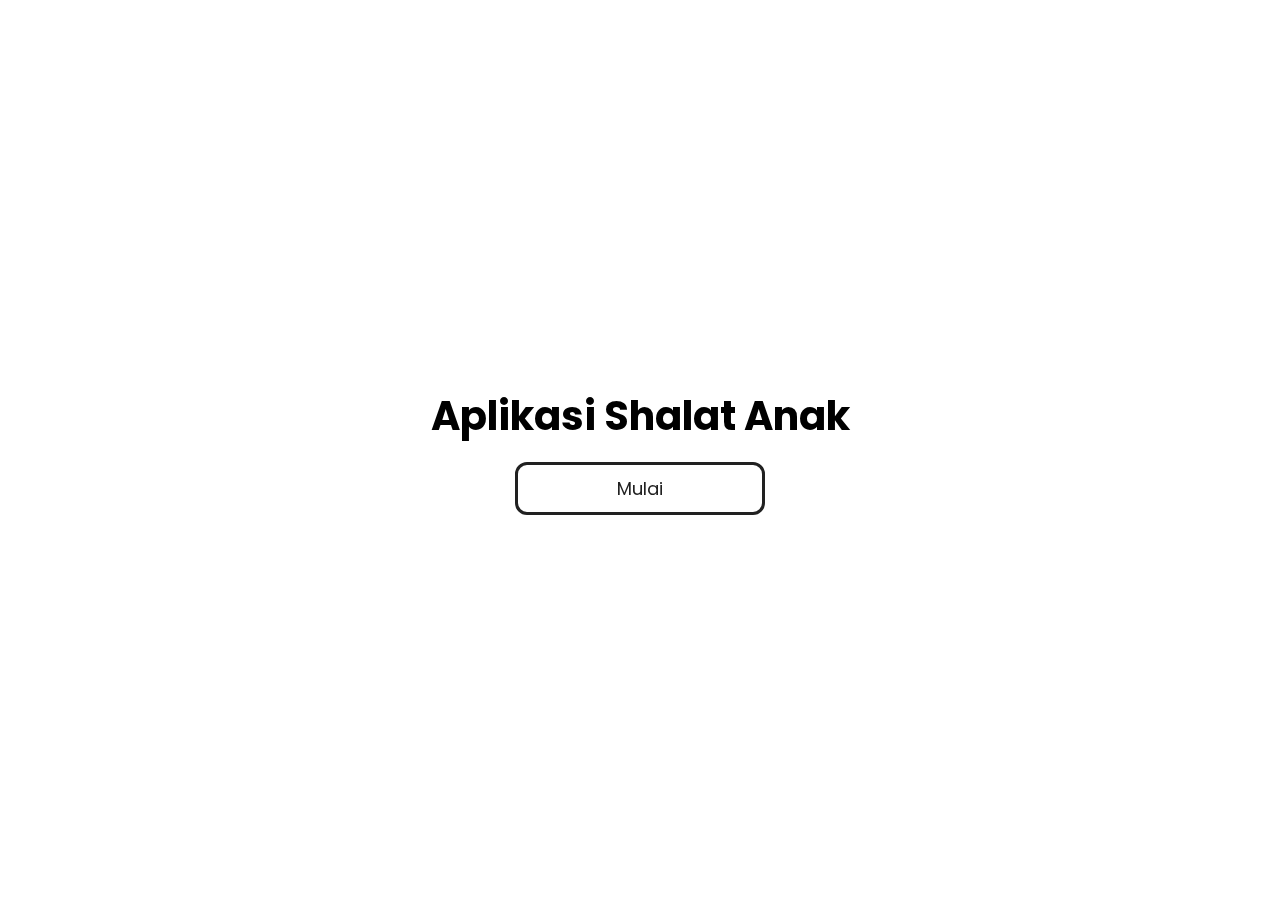
<file: index.html>
<!DOCTYPE html>
<html lang="en">
<head>
    <meta charset="UTF-8">
    <meta name="viewport" content="width=device-width, initial-scale=1.0">
    <title>Noth1ng | App</title>
    <link rel="stylesheet" href="aos/aos.css">
    <link rel="stylesheet" href="style.css">
</head>
<body>
    <section class="main-menu">
        <h1 data-aos="fade-down" data-aos-duration="1000" data-aos-delay="0"><Table>Aplikasi Shalat Anak</Table></h1>
        <a href="menu.html" data-aos="zoom-in" data-aos-duration="1000" data-aos-delay="150">Mulai</a>
    </section>

    <!---- JavaScript for Animation on scroll (AOS) ---->
    <script src="aos/aos.js"></script>
        <script>
        AOS.init ({
            once: false //true/false
        })
    </script>
</body>
</html>
</file>
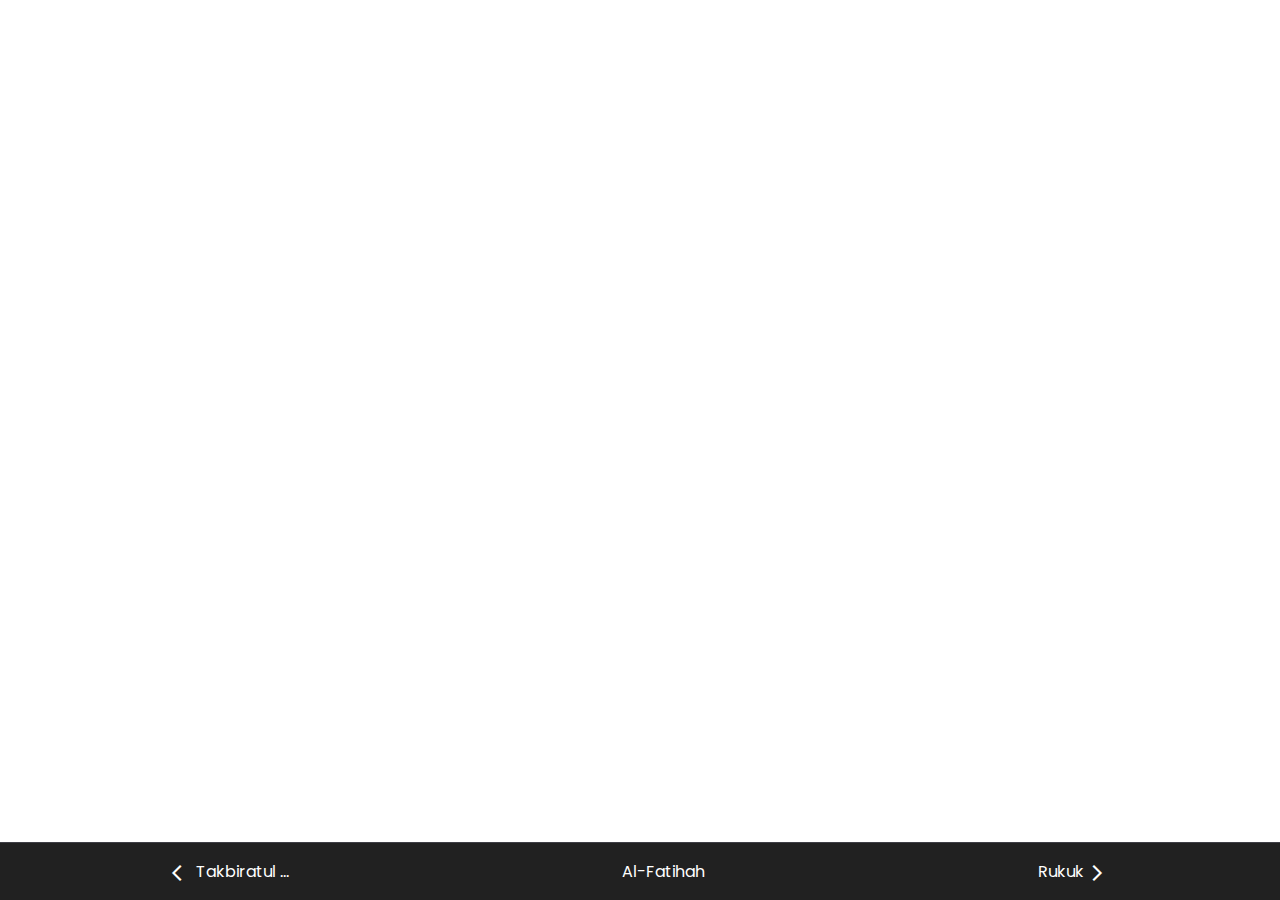
<file: alfatihah.html>
<!DOCTYPE html>
<html lang="en">
<head>
    <meta charset="UTF-8">
    <meta name="viewport" content="width=device-width, initial-scale=1.0">
    <title>Takbiratul Ihram</title>
    <link rel="stylesheet" href="https://fonts.googleapis.com/css2?family=Material+Symbols+Outlined" />
    <link rel="stylesheet" href="style.css">
</head>
<body>
    
    <!-- Nav-menu -->
    <nav class="bottom-nav">
        <div class="col desc">
            <a href="takbir.html" class="nav-btn reverse">
                <span class="material-symbols-outlined">arrow_back_ios</span>
                <span class="desk">Takbiratul ...</span>
            </a>
        </div>

        <div class="col center">
            <span class="chapter-title">Al-Fatihah</span>
        </div>

        <div class="col desc">
            <a href="rukuk.html" class="nav-btn">
            <span class="desk">Rukuk</span>
            <span class="material-symbols-outlined">arrow_forward_ios</span>
            </a>
        </div>
    </nav>
</body>
</html>
</file>
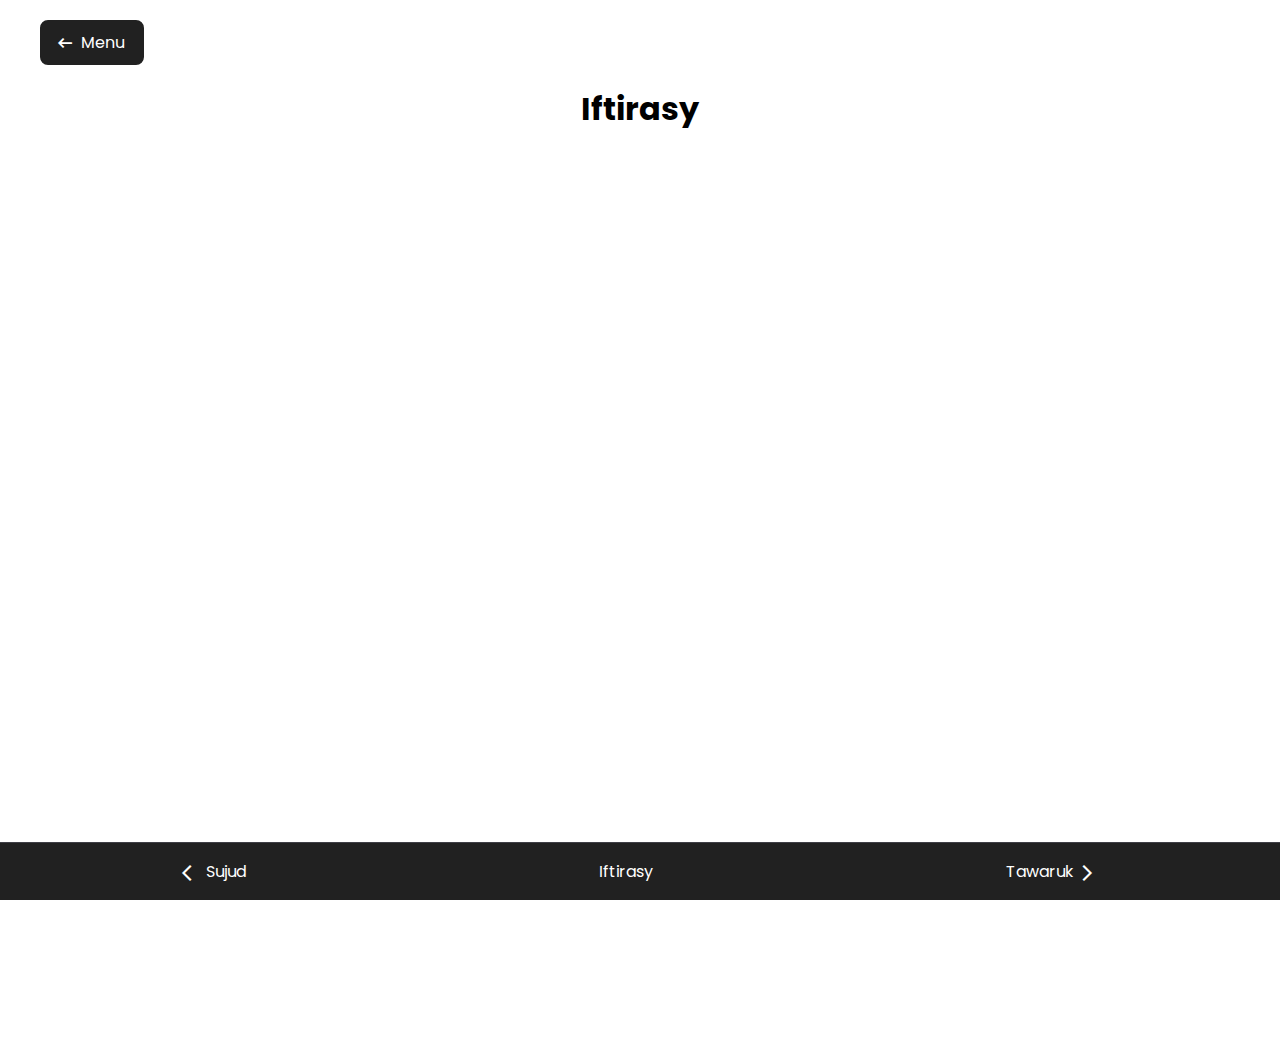
<file: iftirasy.html>
<!DOCTYPE html>
<html lang="en">
<head>
    <meta charset="UTF-8">
    <meta name="viewport" content="width=device-width, initial-scale=1.0">
    <title>Niat shalat</title>
    <link rel="stylesheet" href="https://fonts.googleapis.com/css2?family=Material+Symbols+Outlined" />
    <link rel="stylesheet" href="style.css">
</head>
<body>
    <!-- nav-up -->
    <div class="nav-up">
            <a href="menu.html">
            <span class="material-symbols-outlined">arrow_left_alt</span>
            <p>Menu</p>
            </a>
    </div>

    
    <!-- main-content -->
    <section class="container niat">
        <h1>Iftirasy</h1>
        <div class="content">

        </div>
    </section>


    <!-- nav-down -->
    <nav class="bottom-nav">
        <div class="col desc">
            <a href="sujud.html" class="nav-btn reverse">
                <span class="material-symbols-outlined">arrow_back_ios</span>
                <span class="desk">Sujud</span>
            </a>
        </div>

        <div class="col center">
            <span class="chapter-title">Iftirasy</span>
        </div>

        <div class="col desc">
            <a href="tawaruk.html" class="nav-btn">
            <span class="desk">Tawaruk</span>
            <span class="material-symbols-outlined">arrow_forward_ios</span>
            </a>
        </div>
    </nav>
</body>
</html>
</file>
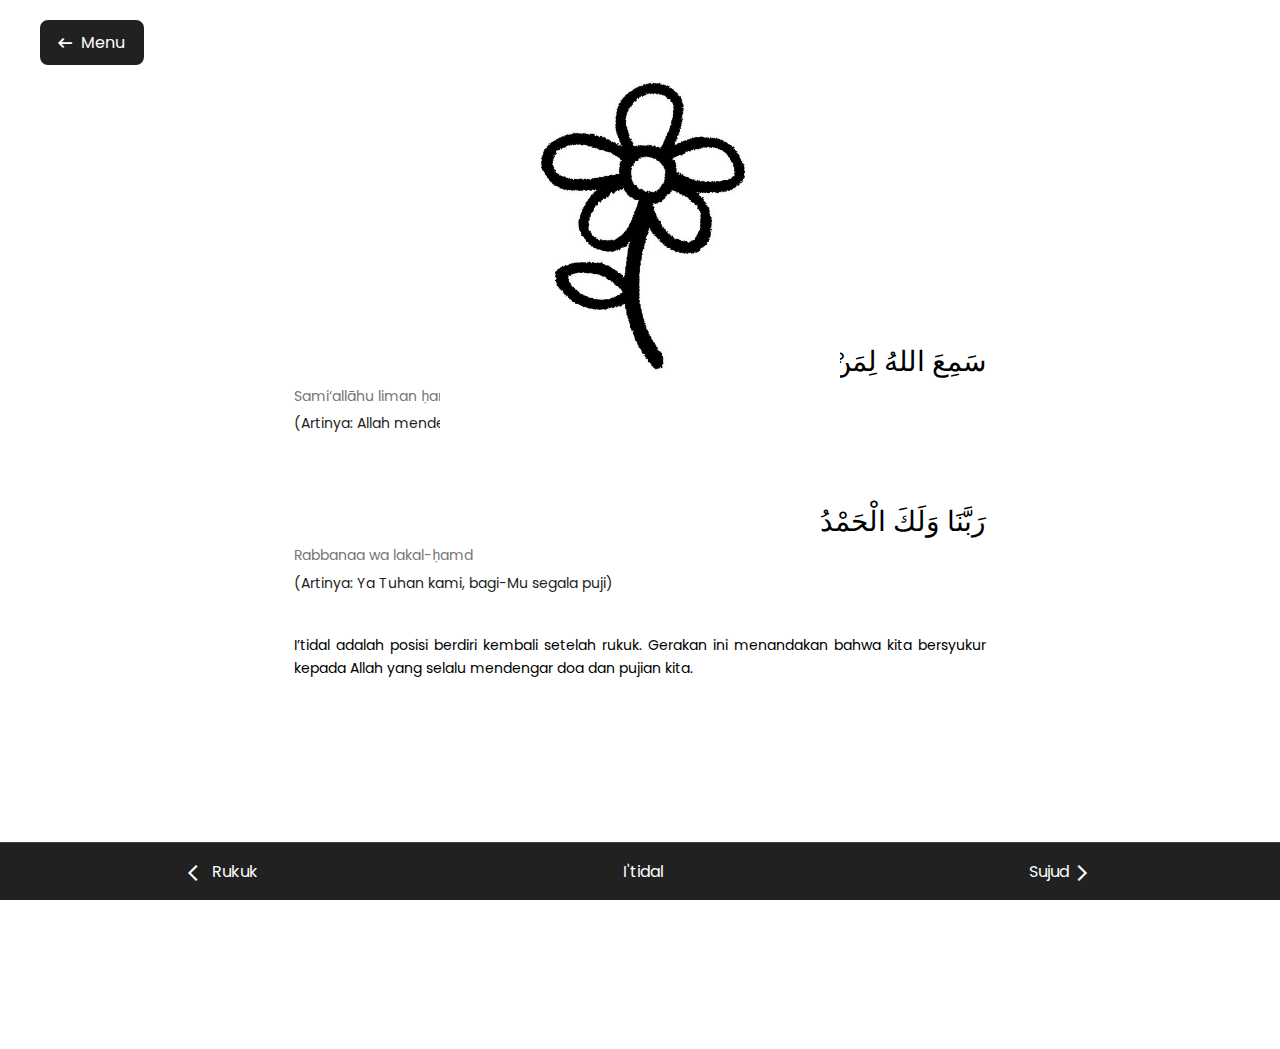
<file: itidal.html>
<!DOCTYPE html>
<html lang="en">
<head>
    <meta charset="UTF-8">
    <meta name="viewport" content="width=device-width, initial-scale=1.0">
    <title>Niat shalat</title>
    <link rel="stylesheet" href="https://fonts.googleapis.com/css2?family=Material+Symbols+Outlined" />
    <link rel="stylesheet" href="style.css">
</head>
<body>
    <!-- nav-up -->
    <div class="nav-up">
            <a href="menu.html">
            <span class="material-symbols-outlined">arrow_left_alt</span>
            <p>Menu</p>
            </a>
    </div>

    
    <!-- main-content -->
    <section class="container itidal">
        <h1>I'tidal</h1>
        <div class="content">
            <img src="images/A Flower.jpg" alt="Anak sedang i'tidal">
            <div class="bacaan">
                <p class="arab">سَمِعَ اللهُ لِمَنْ حَمِدَهُ</p>
                <p class="latin">Sami‘allāhu liman ḥamidah</p>
                <p class="arti">(Artinya: Allah mendengar orang yang memuji-Nya)</p>

                <br>

                <p class="arab">رَبَّنَا وَلَكَ الْحَمْدُ</p>
                <p class="latin">Rabbanaa wa lakal-ḥamd</p>
                <p class="arti">(Artinya: Ya Tuhan kami, bagi-Mu segala puji)</p>
            </div>
            <p>I’tidal adalah posisi berdiri kembali setelah rukuk. Gerakan ini menandakan bahwa kita bersyukur kepada Allah yang selalu mendengar doa dan pujian kita.</p>
        </div>
    </section>

    <!-- nav-down -->
    <nav class="bottom-nav">
        <div class="col desc">
            <a href="rukuk.html" class="nav-btn reverse">
                <span class="material-symbols-outlined">arrow_back_ios</span>
                <span class="desk">Rukuk</span>
            </a>
        </div>

        <div class="col center">
            <span class="chapter-title">I'tidal</span>
        </div>

        <div class="col desc">
            <a href="sujud.html" class="nav-btn">
            <span class="desk">Sujud</span>
            <span class="material-symbols-outlined">arrow_forward_ios</span>
            </a>
        </div>
    </nav>
</body>
</html>
</file>
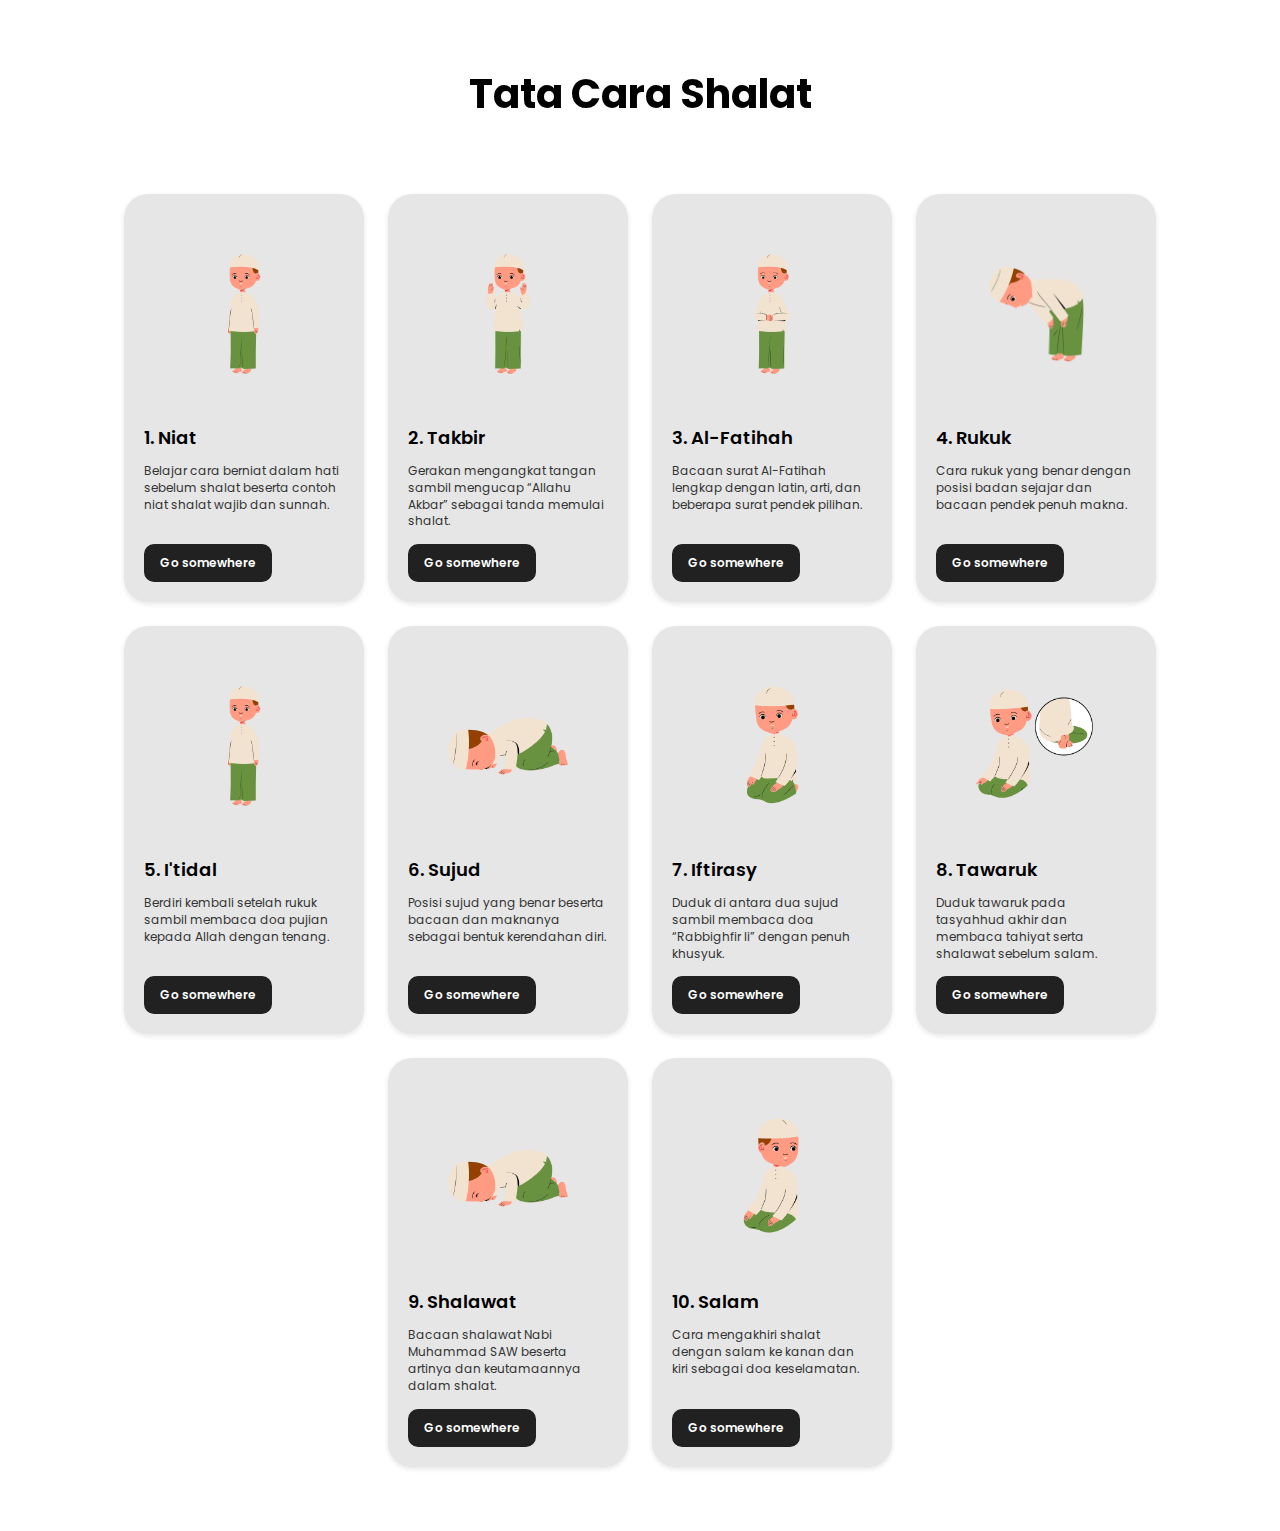
<file: menu.html>
<!DOCTYPE html>
<html lang="en">
<head>
    <meta charset="UTF-8">
    <meta name="viewport" content="width=device-width, initial-scale=1.0">
    <title>Menu</title>
    <link rel="stylesheet" href="aos/aos.css">
    <link rel="stylesheet" href="style.css">
</head>
<body>
    <section class="sub-menu">
        <h1 data-aos="fade-down" data-aos-duration="1000" data-aos-delay="0">Tata Cara Shalat</h1>

        <div class="cards">
            <div class="card">
                <img src="images/niat.png" alt="img">
                <div class="card-body">
                    <h2 class="card-title">1. Niat</h2>
                    <p class="card-text">Belajar cara berniat dalam hati sebelum shalat beserta contoh niat shalat wajib dan sunnah.</p>
                    <a href="niat.html">Go somewhere</a>
                </div>
            </div>
            <div class="card">
                <img src="images/takbir.png" alt="img">
                <div class="card-body">
                    <h2 class="card-title">2. Takbir</h2>
                    <p class="card-text">Gerakan mengangkat tangan sambil mengucap “Allahu Akbar” sebagai tanda memulai shalat.</p>
                    <a href="takbir.html">Go somewhere</a>
                </div>
            </div>
            <div class="card">
                <img src="images/solat.png" alt="img">
                <div class="card-body">
                    <h2 class="card-title">3. Al-Fatihah</h2>
                    <p class="card-text">Bacaan surat Al-Fatihah lengkap dengan latin, arti, dan beberapa surat pendek pilihan.</p>
                    <a href="alfatihah.html">Go somewhere</a>
                </div>
            </div>
            <div class="card">
                <img src="images/rukuk.png" class="rukuk" alt="img">
                <div class="card-body">
                    <h2 class="card-title">4. Rukuk</h2>
                    <p class="card-text">Cara rukuk yang benar dengan posisi badan sejajar dan bacaan pendek penuh makna.</p>
                    <a href="rukuk.html">Go somewhere</a>
                </div>
            </div>
            <div class="card">
                <img src="images/niat.png" alt="img">
                <div class="card-body">
                    <h2 class="card-title">5. I'tidal</h2>
                    <p class="card-text">Berdiri kembali setelah rukuk sambil membaca doa pujian kepada Allah dengan tenang.</p>
                    <a href="itidal.html">Go somewhere</a>
                </div>
            </div>
            <div class="card">
                <img src="images/sujud.png" alt="img">
                <div class="card-body">
                    <h2 class="card-title">6. Sujud</h2>
                    <p class="card-text">Posisi sujud yang benar beserta bacaan dan maknanya sebagai bentuk kerendahan diri.</p>
                    <a href="sujud.html">Go somewhere</a>
                </div>
            </div>
            <div class="card">
                <img src="images/duduk diantara dua sujud.png" alt="img">
                <div class="card-body">
                    <h2 class="card-title">7. Iftirasy</h2>
                    <p class="card-text">Duduk di antara dua sujud sambil membaca doa “Rabbighfir li” dengan penuh khusyuk.</p>
                    <a href="iftirasy.html">Go somewhere</a>
                </div>
            </div>
            <div class="card">
                <img src="images/akhir.png" alt="img">
                <div class="card-body">
                    <h2 class="card-title">8. Tawaruk</h2>
                    <p class="card-text">Duduk tawaruk pada tasyahhud akhir dan membaca tahiyat serta shalawat sebelum salam.</p>
                    <a href="tawaruk.html">Go somewhere</a>
                </div>
            </div>
            <div class="card">
                <img src="images/sujud.png" alt="img">
                <div class="card-body">
                    <h2 class="card-title">9. Shalawat</h2>
                    <p class="card-text">Bacaan shalawat Nabi Muhammad SAW beserta artinya dan keutamaannya dalam shalat.</p>
                    <a href="shalawat.html">Go somewhere</a>
                </div>
            </div>
            <div class="card">
                <img src="images/salam.png" alt="img">
                <div class="card-body">
                    <h2 class="card-title">10. Salam</h2>
                    <p class="card-text">Cara mengakhiri shalat dengan salam ke kanan dan kiri sebagai doa keselamatan.</p>
                    <a href="salam.html">Go somewhere</a>
                </div>
            </div>
        </div>
    </section>

    <!---- JavaScript for Animation on scroll (AOS) ---->
    <script src="aos/aos.js"></script>
        <script>
        AOS.init ({
            once: false //true/false
        })
    </script>
</body>
</html>
</file>
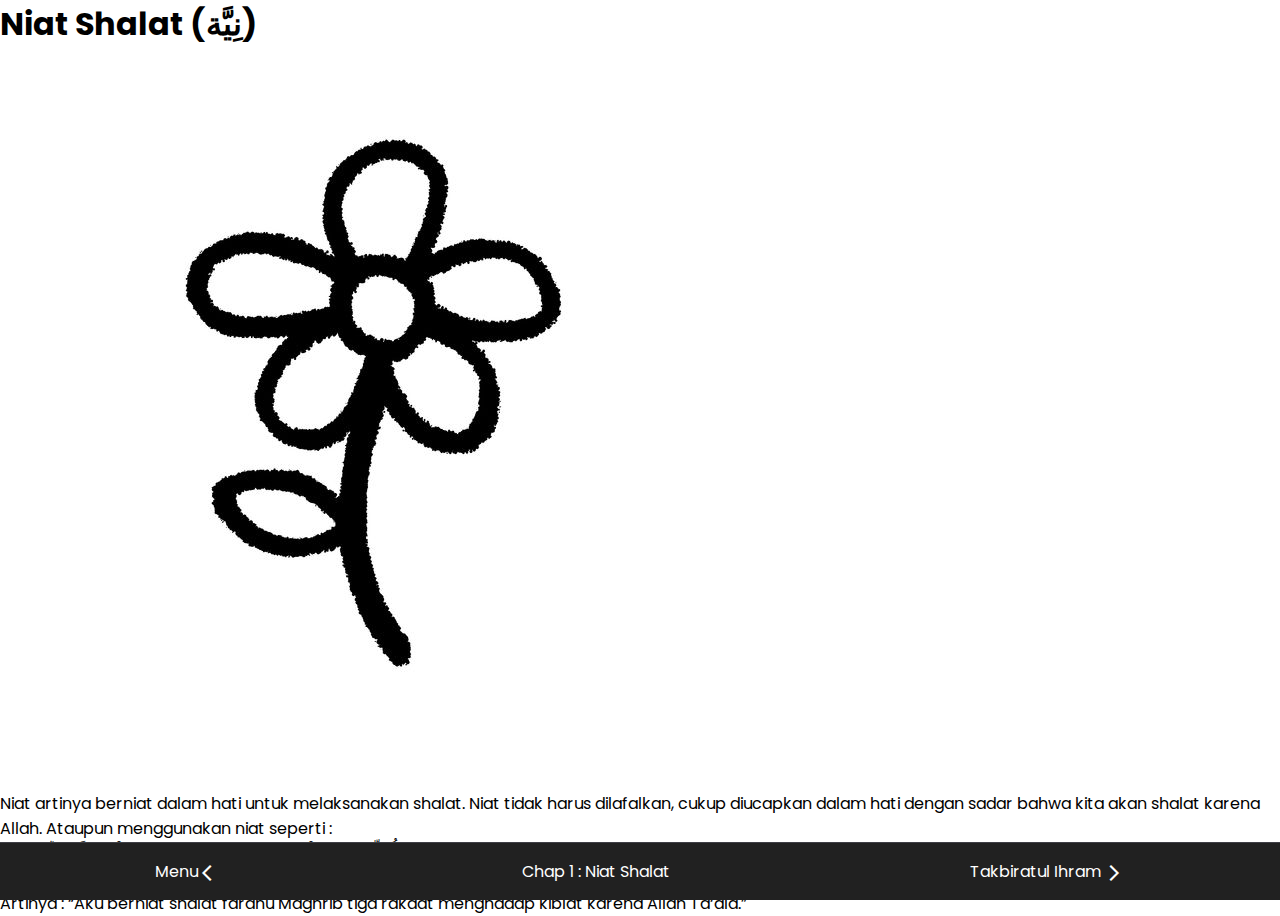
<file: niat.html>
<!DOCTYPE html>
<html lang="en">
<head>
    <meta charset="UTF-8">
    <meta name="viewport" content="width=device-width, initial-scale=1.0">
    <title>Niat shalat</title>
    <link rel="stylesheet" href="https://fonts.googleapis.com/css2?family=Material+Symbols+Outlined" />
    <link rel="stylesheet" href="style.css">
</head>
<body>
    <section class="niat">
        <h1>Niat Shalat (نِيَّة)</h1>
        <div class="content">
            <img src="images/A Flower.jpg" alt="">
            <p>Niat artinya berniat dalam hati untuk melaksanakan shalat. Niat tidak harus dilafalkan, cukup diucapkan dalam hati dengan sadar bahwa kita akan shalat karena Allah. Ataupun menggunakan niat seperti :</p>
            <div class="bacaan">
                <p class="arab">أُصَلِّي فَرْضَ الْمَغْرِبِ ثَلاَثَ رَكَعَاتٍ مُسْتَقْبِلَ الْقِبْلَةِ أَدَاءً لِلّٰهِ تَعَالَى</p>
                <p class="latin">&#40;Ushallī farḍal-maghribi ṡalāṡa raka‘ātin mustaqbilar-qiblati adā’an lillāhi ta‘ālā.&#41;</p>
                <p class="arti">Artinya : “Aku berniat shalat fardhu Maghrib tiga rakaat menghadap kiblat karena Allah Ta‘ala.”</p>
            </div>
        </div>
    </section>

    <nav class="bottom-nav">
        <div class="col desc">
            <a href="#" class="nav-btn reverse">
                <span>Menu</span>
            <span class="material-symbols-outlined">arrow_back_ios</span>
            </a>
        </div>

        <div class="col center">
            <span class="chapter-title">Chap 1 : Niat Shalat</span>
        </div>

        <div class="col desc">
            <a href="#" class="nav-btn">
            <span>Takbiratul Ihram</span>
            <span class="material-symbols-outlined">arrow_forward_ios</span>
            </a>
        </div>
    </nav>

</body>
</html>
</file>
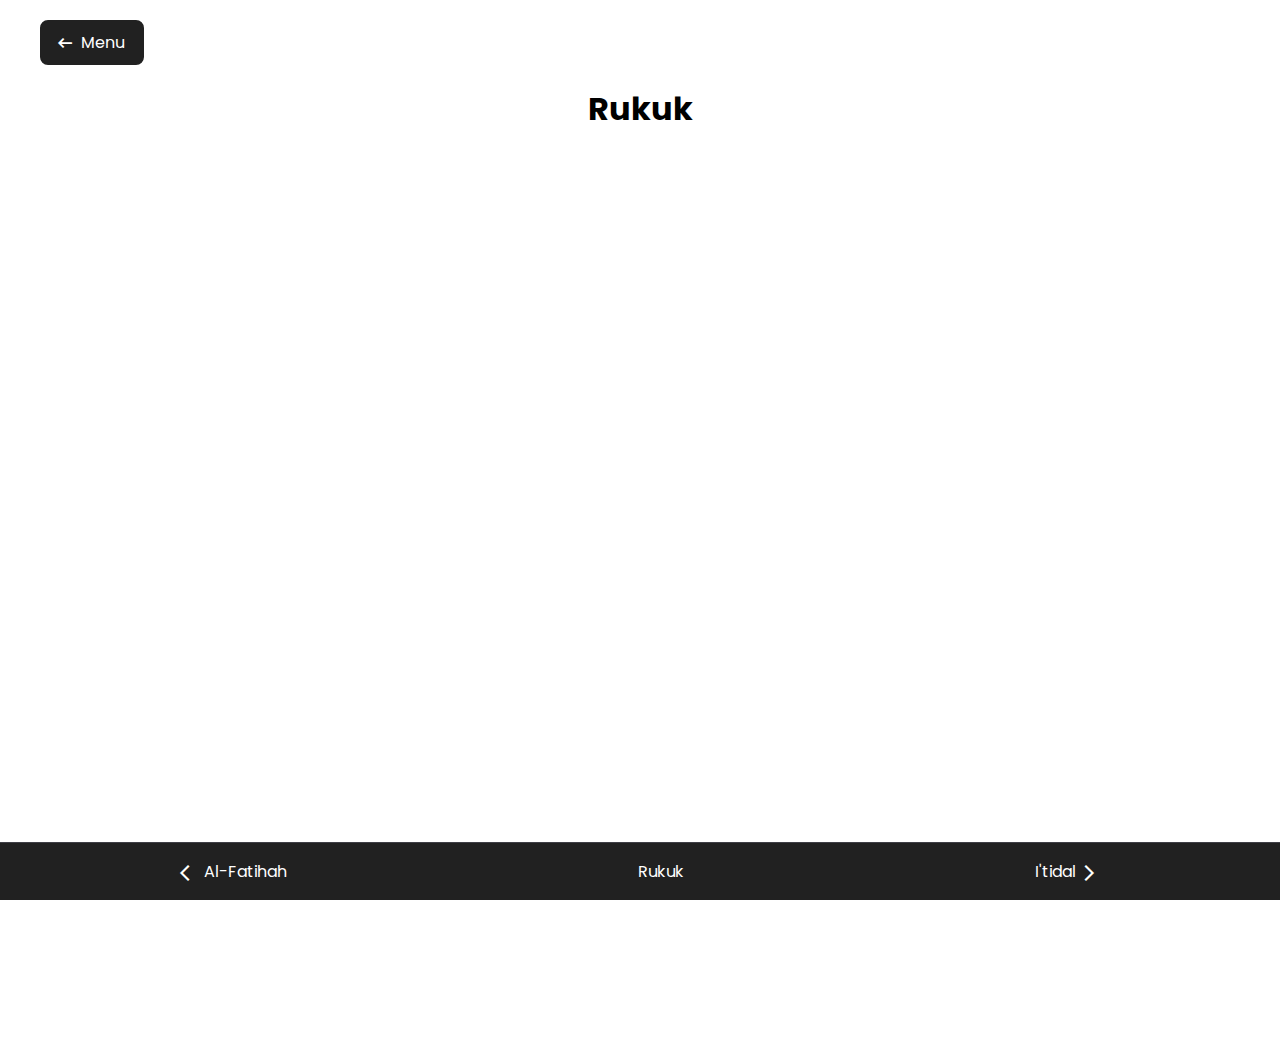
<file: rukuk.html>
<!DOCTYPE html>
<html lang="en">
<head>
    <meta charset="UTF-8">
    <meta name="viewport" content="width=device-width, initial-scale=1.0">
    <title>Niat shalat</title>
    <link rel="stylesheet" href="https://fonts.googleapis.com/css2?family=Material+Symbols+Outlined" />
    <link rel="stylesheet" href="style.css">
</head>
<body>
    <!-- nav-up -->
    <div class="nav-up">
            <a href="menu.html">
            <span class="material-symbols-outlined">arrow_left_alt</span>
            <p>Menu</p>
            </a>
    </div>

    
    <!-- main-content -->
    <section class="container niat">
        <h1>Rukuk</h1>
        <div class="content">

        </div>
    </section>


    <!-- nav-down -->
    <nav class="bottom-nav">
        <div class="col desc">
            <a href="alfatihah.html" class="nav-btn reverse">
                <span class="material-symbols-outlined">arrow_back_ios</span>
                <span class="desk">Al-Fatihah</span>
            </a>
        </div>

        <div class="col center">
            <span class="chapter-title">Rukuk</span>
        </div>

        <div class="col desc">
            <a href="itidal.html" class="nav-btn">
            <span class="desk">I'tidal</span>
            <span class="material-symbols-outlined">arrow_forward_ios</span>
            </a>
        </div>
    </nav>
</body>
</html>
</file>
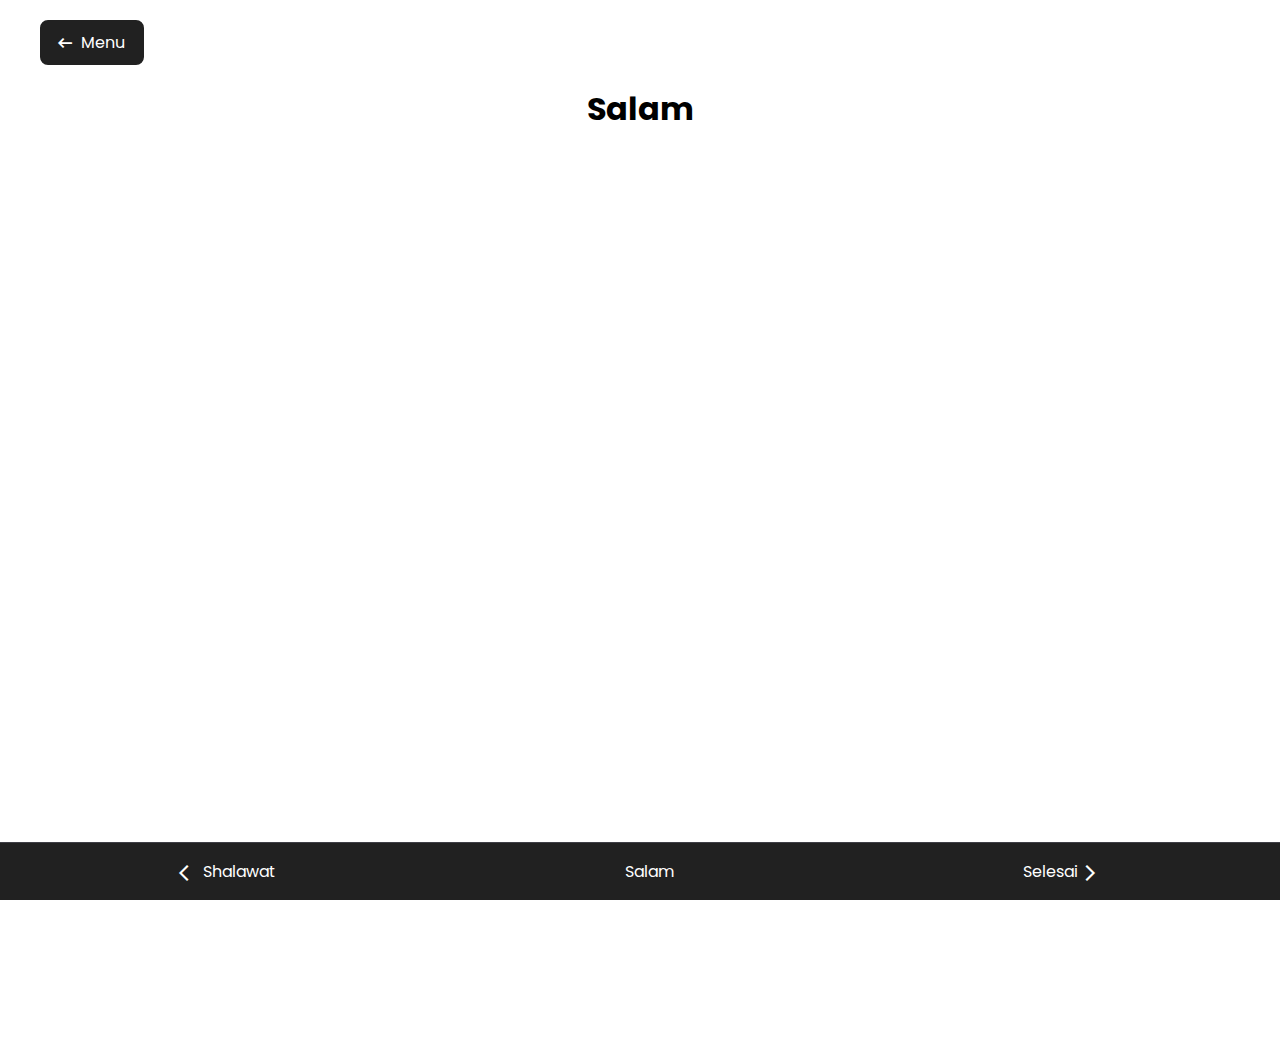
<file: salam.html>
<!DOCTYPE html>
<html lang="en">
<head>
    <meta charset="UTF-8">
    <meta name="viewport" content="width=device-width, initial-scale=1.0">
    <title>Niat shalat</title>
    <link rel="stylesheet" href="https://fonts.googleapis.com/css2?family=Material+Symbols+Outlined" />
    <link rel="stylesheet" href="style.css">
</head>
<body>
    <!-- nav-up -->
    <div class="nav-up">
            <a href="menu.html">
            <span class="material-symbols-outlined">arrow_left_alt</span>
            <p>Menu</p>
            </a>
    </div>

    
    <!-- main-content -->
    <section class="container niat">
        <h1>Salam</h1>
        <div class="content">

        </div>
    </section>


    <!-- nav-down -->
    <nav class="bottom-nav">
        <div class="col desc">
            <a href="shalawat.html" class="nav-btn reverse">
                <span class="material-symbols-outlined">arrow_back_ios</span>
                <span class="desk">Shalawat</span>
            </a>
        </div>

        <div class="col center">
            <span class="chapter-title">Salam</span>
        </div>

        <div class="col desc">
            <a href="index.html" class="nav-btn">
            <span class="desk">Selesai</span>
            <span class="material-symbols-outlined">arrow_forward_ios</span>
            </a>
        </div>
    </nav>
</body>
</html>
</file>
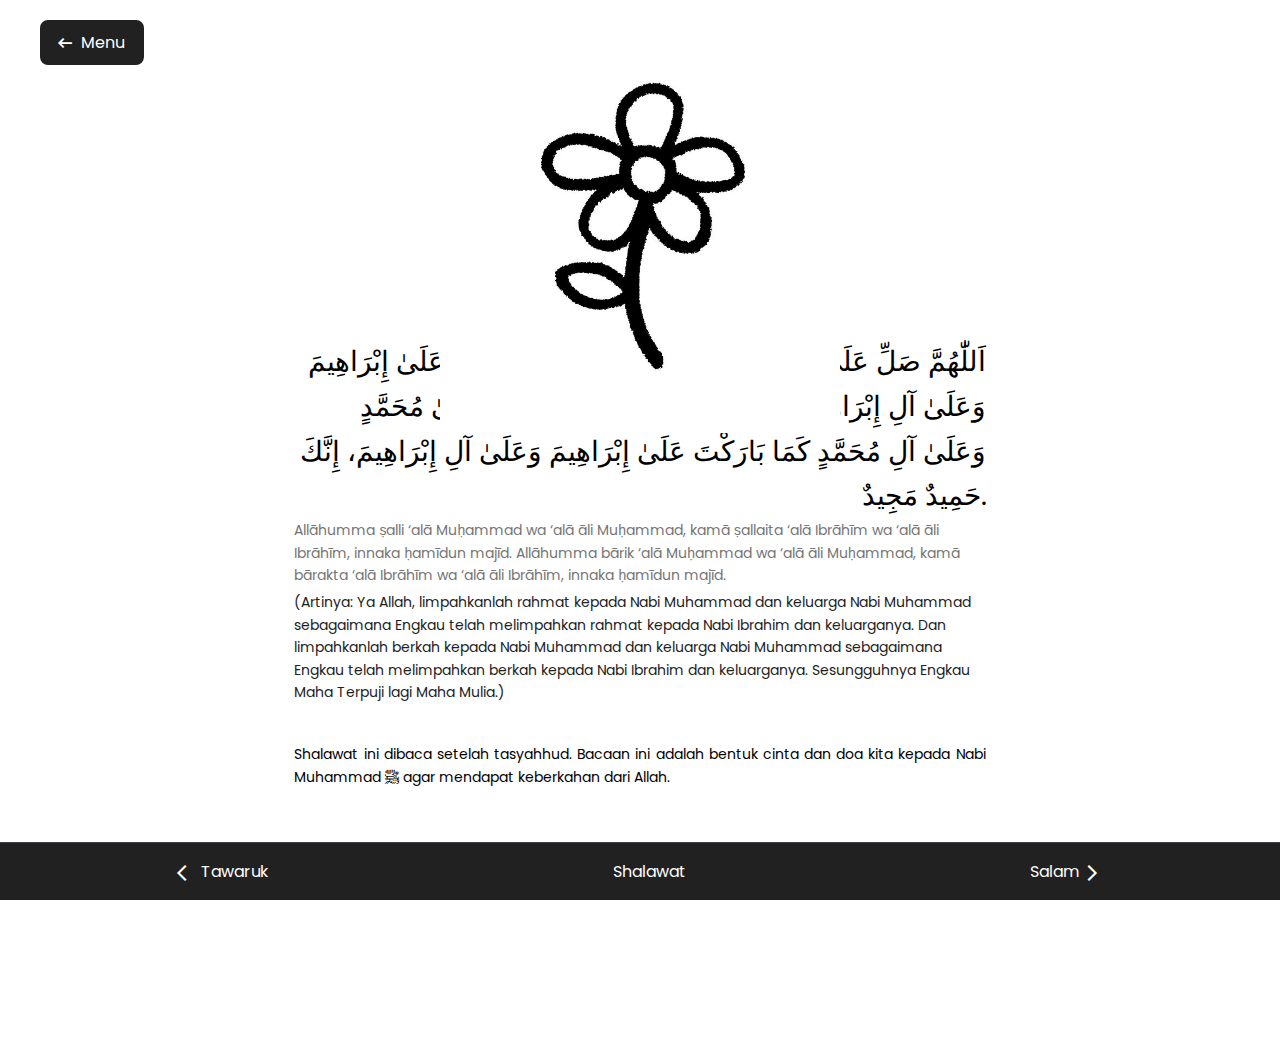
<file: shalawat.html>
<!DOCTYPE html>
<html lang="en">
<head>
    <meta charset="UTF-8">
    <meta name="viewport" content="width=device-width, initial-scale=1.0">
    <title>Niat shalat</title>
    <link rel="stylesheet" href="https://fonts.googleapis.com/css2?family=Material+Symbols+Outlined" />
    <link rel="stylesheet" href="style.css">
</head>
<body>
    <!-- nav-up -->
    <div class="nav-up">
            <a href="menu.html">
            <span class="material-symbols-outlined">arrow_left_alt</span>
            <p>Menu</p>
            </a>
    </div>

    
    <!-- main-content -->
    <section class="container shalawat">
        <h1>Shalawat</h1>
        <div class="content">
            <img src="images/A Flower.jpg" alt="Anak sedang membaca shalawat">
            <div class="bacaan">
                <p class="arab">
                    اَللّٰهُمَّ صَلِّ عَلَىٰ مُحَمَّدٍ وَعَلَىٰ آلِ مُحَمَّدٍ كَمَا صَلَّيْتَ عَلَىٰ إِبْرَاهِيمَ وَعَلَىٰ آلِ إِبْرَاهِيمَ، إِنَّكَ حَمِيدٌ مَجِيدٌ.  
                    اَللّٰهُمَّ بَارِكْ عَلَىٰ مُحَمَّدٍ وَعَلَىٰ آلِ مُحَمَّدٍ كَمَا بَارَكْتَ عَلَىٰ إِبْرَاهِيمَ وَعَلَىٰ آلِ إِبْرَاهِيمَ، إِنَّكَ حَمِيدٌ مَجِيدٌ.
                </p>
                <p class="latin">
                    Allāhumma ṣalli ‘alā Muḥammad wa ‘alā āli Muḥammad,  
                    kamā ṣallaita ‘alā Ibrāhīm wa ‘alā āli Ibrāhīm, innaka ḥamīdun majīd.  
                    Allāhumma bārik ‘alā Muḥammad wa ‘alā āli Muḥammad,  
                    kamā bārakta ‘alā Ibrāhīm wa ‘alā āli Ibrāhīm, innaka ḥamīdun majīd.
                </p>
                <p class="arti">(Artinya: Ya Allah, limpahkanlah rahmat kepada Nabi Muhammad dan keluarga Nabi Muhammad sebagaimana Engkau telah melimpahkan rahmat kepada Nabi Ibrahim dan keluarganya.  
                Dan limpahkanlah berkah kepada Nabi Muhammad dan keluarga Nabi Muhammad sebagaimana Engkau telah melimpahkan berkah kepada Nabi Ibrahim dan keluarganya. Sesungguhnya Engkau Maha Terpuji lagi Maha Mulia.)</p>
            </div>
            <p>Shalawat ini dibaca setelah tasyahhud. Bacaan ini adalah bentuk cinta dan doa kita kepada Nabi Muhammad ﷺ agar mendapat keberkahan dari Allah.</p>
        </div>
    </section>


    <!-- nav-down -->
    <nav class="bottom-nav">
        <div class="col desc">
            <a href="tawaruk.html" class="nav-btn reverse">
                <span class="material-symbols-outlined">arrow_back_ios</span>
                <span class="desk">Tawaruk</span>
            </a>
        </div>

        <div class="col center">
            <span class="chapter-title">Shalawat</span>
        </div>

        <div class="col desc">
            <a href="salam.html" class="nav-btn">
            <span class="desk">Salam</span>
            <span class="material-symbols-outlined">arrow_forward_ios</span>
            </a>
        </div>
    </nav>
</body>
</html>
</file>
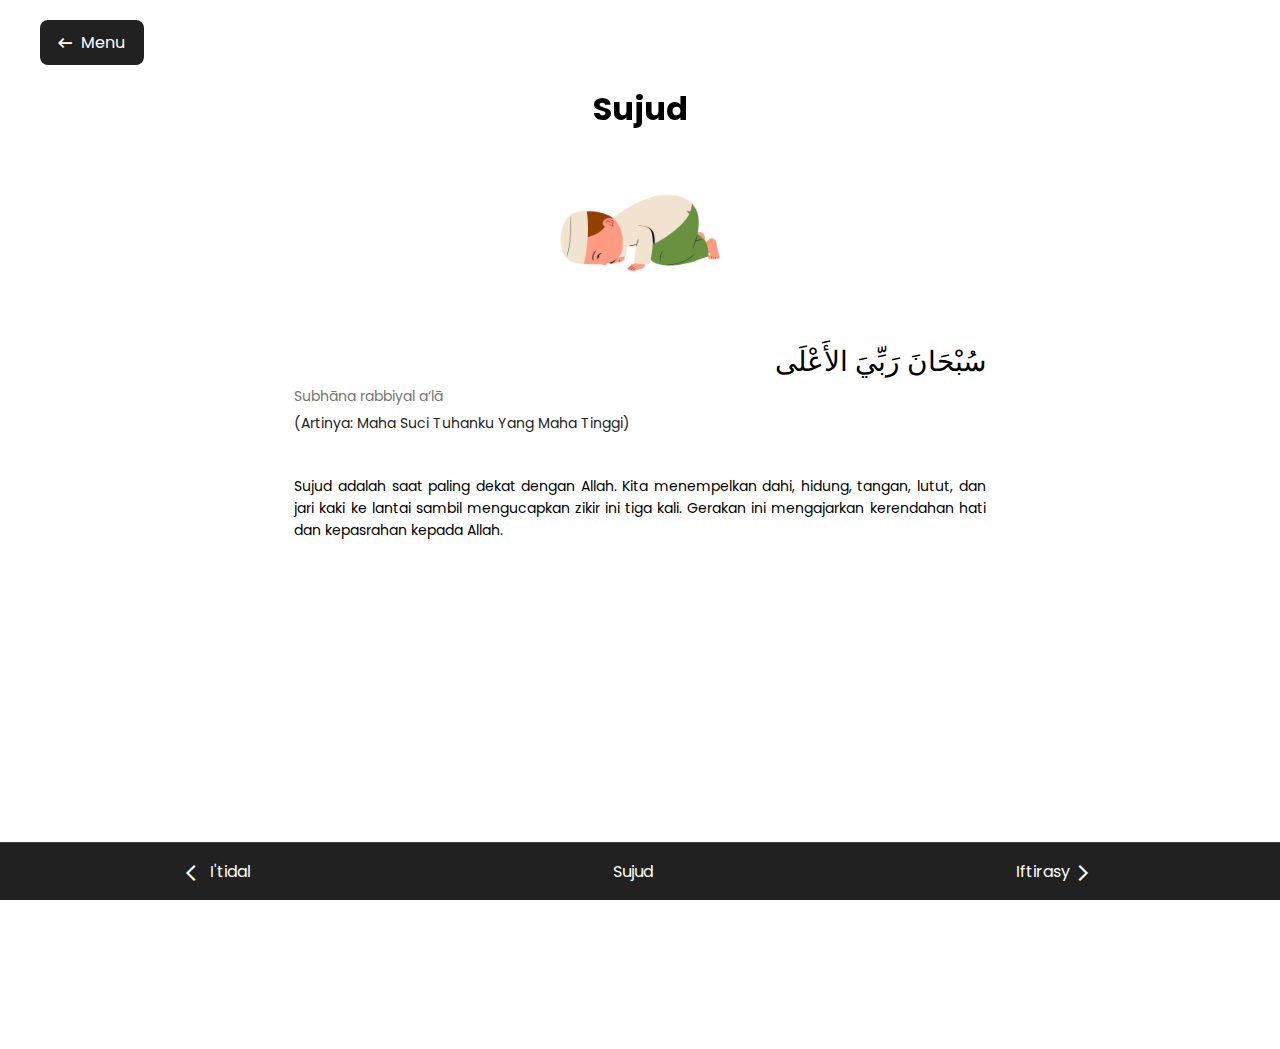
<file: sujud.html>
<!DOCTYPE html>
<html lang="en">
<head>
    <meta charset="UTF-8">
    <meta name="viewport" content="width=device-width, initial-scale=1.0">
    <title>Niat shalat</title>
    <link rel="stylesheet" href="https://fonts.googleapis.com/css2?family=Material+Symbols+Outlined" />
    <link rel="stylesheet" href="aos/aos.css">
    <link rel="stylesheet" href="style.css">
</head>
<body>
    <!-- nav-up -->
    <div class="nav-up">
            <a href="menu.html">
            <span class="material-symbols-outlined">arrow_left_alt</span>
            <p>Menu</p>
            </a>
    </div>

    
    <!-- main-content -->
    <section class="container sujud">
        <h1 data-aos="fade-down" data-aos-duration="1000" data-aos-delay="0">Sujud</h1>
        <div class="content">
            <img src="images/sujud.png" alt="Anak sedang sujud">
            <div class="bacaan">
                <p class="arab">سُبْحَانَ رَبِّيَ الأَعْلَى</p>
                <p class="latin">Subhāna rabbiyal a‘lā</p>
                <p class="arti">(Artinya: Maha Suci Tuhanku Yang Maha Tinggi)</p>
            </div>
            <p>Sujud adalah saat paling dekat dengan Allah. Kita menempelkan dahi, hidung, tangan, lutut, dan jari kaki ke lantai sambil mengucapkan zikir ini tiga kali. Gerakan ini mengajarkan kerendahan hati dan kepasrahan kepada Allah.</p>
        </div>
    </section>  

    <!-- nav-down -->
    <nav class="bottom-nav">
        <div class="col desc">
            <a href="itidal.html" class="nav-btn reverse">
                <span class="material-symbols-outlined">arrow_back_ios</span>
                <span class="desk">I'tidal</span>
            </a>
        </div>

        <div class="col center">
            <span class="chapter-title">Sujud</span>
        </div>

        <div class="col desc">
            <a href="iftirasy.html" class="nav-btn">
            <span class="desk">Iftirasy</span>
            <span class="material-symbols-outlined">arrow_forward_ios</span>
            </a>
        </div>
    </nav>

    <!---- JavaScript for Animation on scroll (AOS) ---->
    <script src="aos/aos.js"></script>
        <script>
        AOS.init ({
            once: false //true/false
        })
    </script>
</body>
</html>
</file>
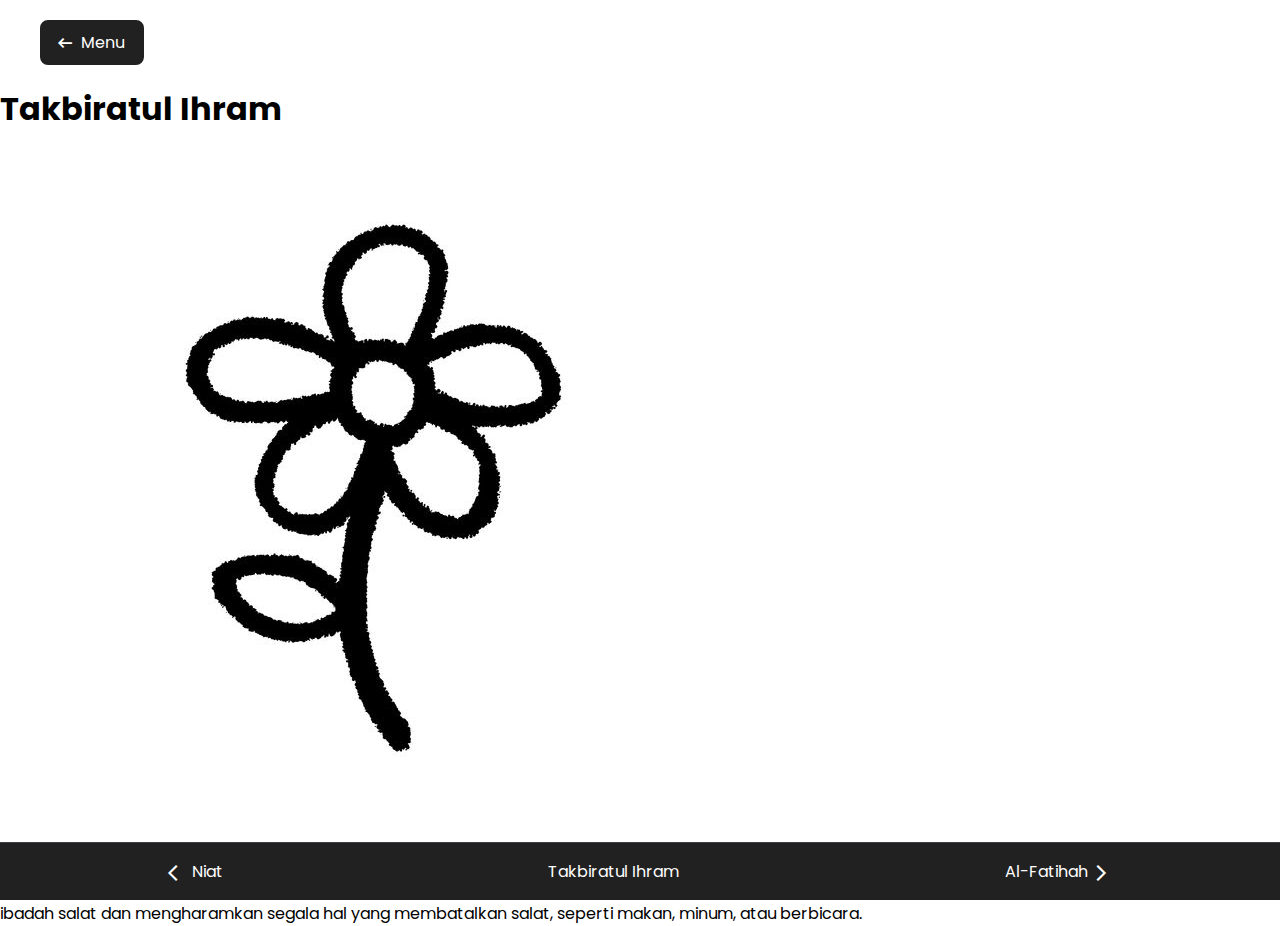
<file: takbir.html>
<!DOCTYPE html>
<html lang="en">
<head>
    <meta charset="UTF-8">
    <meta name="viewport" content="width=device-width, initial-scale=1.0">
    <title>Takbiratul Ihram</title>
    <link rel="stylesheet" href="https://fonts.googleapis.com/css2?family=Material+Symbols+Outlined" />
    <link rel="stylesheet" href="style.css">
</head>
<body>
    <!-- nav-up -->
    <div class="nav-up">
            <a href="menu.html">
            <span class="material-symbols-outlined">arrow_left_alt</span>
            <p>Menu</p>
            </a>
    </div>

    <section class="takbir">
        <h1>Takbiratul Ihram</h1>
        <div class="content">
            <img src="images/A Flower.jpg" alt="">
            <p>Takbiratul ihram adalah rukun salat yang berupa ucapan "Allahu akbar" saat memulai salat, yang artinya "Allah Maha Besar". Ucapan ini menandai dimulainya ibadah salat dan mengharamkan segala hal yang membatalkan salat, seperti makan, minum, atau berbicara.</p>
        </div>
    </section>

    <!-- nav-down -->
    <nav class="bottom-nav">
        <div class="col desc">
            <a href="niat.html" class="nav-btn reverse">
                <span class="material-symbols-outlined">arrow_back_ios</span>
                <span class="desk">Niat</span>
            </a>
        </div>

        <div class="col center">
            <span class="chapter-title">Takbiratul Ihram</span>
        </div>

        <div class="col desc">
            <a href="alfatihah.html" class="nav-btn">
            <span class="desk">Al-Fatihah</span>
            <span class="material-symbols-outlined">arrow_forward_ios</span>
            </a>
        </div>
    </nav>
</body>
</html>
</file>
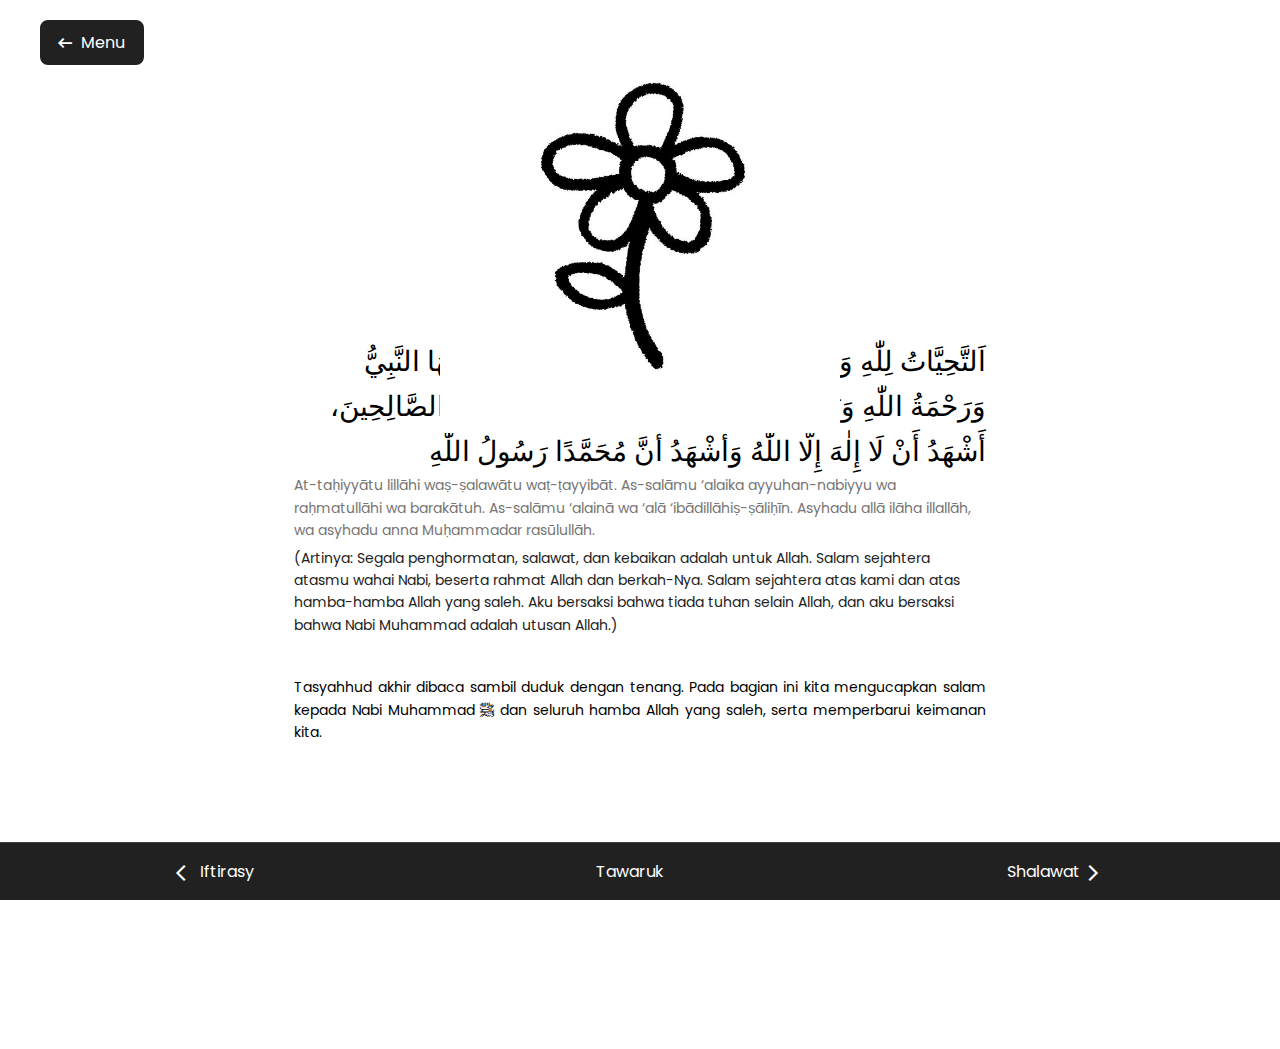
<file: tawaruk.html>
<!DOCTYPE html>
<html lang="en">
<head>
    <meta charset="UTF-8">
    <meta name="viewport" content="width=device-width, initial-scale=1.0">
    <title>Niat shalat</title>
    <link rel="stylesheet" href="https://fonts.googleapis.com/css2?family=Material+Symbols+Outlined" />
    <link rel="stylesheet" href="style.css">
</head>
<body>
    <!-- nav-up -->
    <div class="nav-up">
            <a href="menu.html">
            <span class="material-symbols-outlined">arrow_left_alt</span>
            <p>Menu</p>
            </a>
    </div>

    
    <!-- main-content -->
    <section class="container tasyahhud">
        <h1>Tasyahhud Akhir</h1>
        <div class="content">
            <img src="images/A Flower.jpg" alt="Anak sedang tasyahhud akhir">
            <div class="bacaan">
                <p class="arab">
                    اَلتَّحِيَّاتُ لِلّٰهِ وَالصَّلَوَاتُ وَالطَّيِّبَاتُ، اَلسَّلَامُ عَلَيْكَ أَيُّهَا النَّبِيُّ وَرَحْمَةُ اللّٰهِ وَبَرَكَاتُهُ، اَلسَّلَامُ عَلَيْنَا وَعَلَى عِبَادِ اللّٰهِ الصَّالِحِينَ، أَشْهَدُ أَنْ لَا إِلٰهَ إِلَّا اللّٰهُ وَأَشْهَدُ أَنَّ مُحَمَّدًا رَسُولُ اللّٰهِ
                </p>
                <p class="latin">
                    At-taḥiyyātu lillāhi waṣ-ṣalawātu waṭ-ṭayyibāt.  
                    As-salāmu ‘alaika ayyuhan-nabiyyu wa raḥmatullāhi wa barakātuh.  
                    As-salāmu ‘alainā wa ‘alā ‘ibādillāhiṣ-ṣāliḥīn.  
                    Asyhadu allā ilāha illallāh, wa asyhadu anna Muḥammadar rasūlullāh.
                </p>
                <p class="arti">(Artinya: Segala penghormatan, salawat, dan kebaikan adalah untuk Allah.  
                Salam sejahtera atasmu wahai Nabi, beserta rahmat Allah dan berkah-Nya.  
                Salam sejahtera atas kami dan atas hamba-hamba Allah yang saleh.  
                Aku bersaksi bahwa tiada tuhan selain Allah, dan aku bersaksi bahwa Nabi Muhammad adalah utusan Allah.)</p>
            </div>
            <p>Tasyahhud akhir dibaca sambil duduk dengan tenang. Pada bagian ini kita mengucapkan salam kepada Nabi Muhammad ﷺ dan seluruh hamba Allah yang saleh, serta memperbarui keimanan kita.</p>
        </div>
    </section>


    <!-- nav-down -->
    <nav class="bottom-nav">
        <div class="col desc">
            <a href="iftirasy.html" class="nav-btn reverse">
                <span class="material-symbols-outlined">arrow_back_ios</span>
                <span class="desk">Iftirasy</span>
            </a>
        </div>

        <div class="col center">
            <span class="chapter-title">Tawaruk</span>
        </div>

        <div class="col desc">
            <a href="shalawat.html" class="nav-btn">
            <span class="desk">Shalawat</span>
            <span class="material-symbols-outlined">arrow_forward_ios</span>
            </a>
        </div>
    </nav>
</body>
</html>
</file>
<file: style.css>
/* Importing Google fonts - Poppins */
@import url('https://fonts.googleapis.com/css2?family=Montserrat:ital,wght@0,100..900;1,100..900&family=Noto+Serif+JP:wght@200..900&family=Nunito:ital,wght@0,200..1000;1,200..1000&family=Poppins:ital,wght@0,100;0,200;0,300;0,400;0,500;0,600;0,700;0,800;0,900;1,100;1,200;1,300;1,400;1,500;1,600;1,700;1,800;1,900&display=swap');

*{
    margin: 0;
    padding: 0;
    font-family: "Poppins", sans-serif;
}
body{
    max-width: 1400px;
    margin: 0 auto;
}


/* main-menu */
.main-menu{
    display: flex;
    text-align: center;
    justify-content: center;
    align-items: center;
    margin: 0 auto;
    flex-direction: column;
    min-height: 100vh;
}
.main-menu h1{
    font-size: 40px;
    margin-bottom: 1rem;
}
.main-menu a{  
    font-size: 18px;
    text-align: center;
    width: 14rem;
    color: #212121;
    padding: 10px;
    border: 3px solid #212121;
    border-radius: 12px;
    text-decoration: none;
    transition: 0.2s;
}
.main-menu a:hover{
    color: white;
    background-color: #212121;
}


/* sub-menu */
.sub-menu {
    width: 90%;
    display: flex;
    justify-content: center;
    text-align: center;
    margin: 4rem auto;
    flex-direction: column;
    min-height: 100vh;
}
.sub-menu h1 {
    font-size: 40px;
    margin: 0 auto 70px;
}
.cards {
    display: flex;
    justify-content: center;
    gap: 1.5rem;
    flex-wrap: wrap;
}
.card {
    background-color: rgb(230, 230, 230);
    font-size: 14px;
    padding: 20px;
    width: 200px;
    border-radius: 24px;
    display: flex;
    flex-direction: column;
    justify-content: space-between;
    box-shadow: 0 2px 5px rgba(0,0,0,0.1);
    transition: transform 0.2s ease;
}
.card:hover {
    transform: translateY(-5px);
}
.card img {
    width: 100%;
    border-radius: 12px;
    transform: scale(1.5);
}
.card img:hover{
    transform: scale(1.7);
}
.card .rukuk{
    width: 100%;
    border-radius: 12px;
    transform: scale(1.2);
    transition: transform 0.2s ease;
}
.card .rukuk:hover{
    transform: scale(1.4);
}
.card .card-body {
    margin-top: 10px;
    text-align: left;
    display: flex;
    flex-direction: column;
    gap: 8px;
    flex-grow: 1;
}
.card .card-body h2 {
    font-size: 18px;
    font-weight: 600;
    margin-bottom: 4px;
}
.card .card-body p {
    font-size: 12px;
    line-height: 1.4;
    margin-bottom: 6px;
    color: #333;
    flex-grow: 1;
}
.card .card-body a {
    align-self: flex-start;
    display: inline-block;
    border: 2.5px solid #212121;
    font-size: 12px;
    font-weight: 600;
    color: #fff;
    background-color: #212121;
    text-decoration: none;
    padding: 8px 14px;
    border-radius: 10px;
    transition: 0.2s;
}
.card .card-body a:hover {
    color: #212121;
    background-color: transparent;
}


/*  all container for content */
.container {
    width: 90%;
    margin: 0 auto 4rem;
    min-height: 100vh;
    display: flex;
    flex-direction: column;
    align-items: center;
    text-align: center;
}
.container .content {
    width: 60%;
    margin: 0 auto 2rem;
    text-align: center;
}
.container .content .img{
    width: 200px;
    max-width: 100%;
    transform: scale(1.5);
}
.container .content img {
    width: 200px;
    max-width: 100%;
    transform: scale(2);
}
.container .content p {
    font-size: 14px;
    text-align: justify;
    line-height: 1.6;
}
.container .content .bacaan {
    margin: 0 auto 1rem;
}
.container .content .bacaan h2{
    text-align: left;
    font-size: 1.3rem;
    color: #333;
    margin-bottom: 2rem;
    font-weight: 600;
}
.container .content .bacaan .arab {
    text-align: right;
    font-size: 28px;
}
.container .content .bacaan .latin {
    text-align: left;
    color: #767575;
    margin-bottom: 5px;
}
.container .content .bacaan .arti {
    text-align: left;
    color: #222;
    line-height: 1.6;
    margin-bottom: 2.5rem;
}


/* nav-up */
.nav-up {
    width: 6.5rem;
    padding: 20px;
    margin: 0 20px;
}
.nav-up a {
    display: flex;
    align-items: center;
    gap: 5px;
    border: 2px solid #212121;
    background-color: #212121;
    color: white;
    text-decoration: none;
    padding: 8px 12px;
    border-radius: 8px;
    transition: background-color 0.2s ease;
}
.nav-up a:hover {
    color: #212121;
    border: 2px solid #212121;
    background-color: transparent;
}
.material-symbols-outlined {
    font-size: 22px;
}


/* nav-down */
.bottom-nav{
    position: fixed;
    bottom: 0;
    left: 0;
    width: 100%;
    background-color: #212121;
    color: white;
    display: flex;
    text-align: center;
    justify-content: center;
    border-top: 1px solid #3f3f46;
    z-index: 1000;
}
.bottom-nav .col{
    padding: 16px;
    margin: 0 auto;
}
.bottom-nav .desk{
    transition: 0.2s;
}
.bottom-nav a{
    color: white;
    padding: 10px;
    text-decoration: none;
    transition: 0.2s;
}
.bottom-nav a:hover{
    padding: 10px;
    border-radius: 4px;
    background-color: #4f4f4f;
}
.bottom-nav .material-symbols-outlined{
    font-size: 20px;
    vertical-align: middle;
}


/* Rsponsive */
@media (max-width: 850px){
    /* main-menu */
    main-menu{
        margin: 0 1.2rem;
    }
    /* main-content */
    .container{
        text-align: center;
    }
    .container .content{
        width: 90%;
        margin: 1rem auto;
        text-align: center;
    }
    
    /* nav-up btn */
    .nav-up{
        margin: 0;
    }
    /* nav-down */
    .bottom-nav .desk{
        display: none;
    }
}

@media (max-width: 700px){
    .bottom-nav .desk{
        display: none;
    }
}

@media (max-width: 600px){
    .container{
        margin: 2rem auto;
    }
}
</file>
